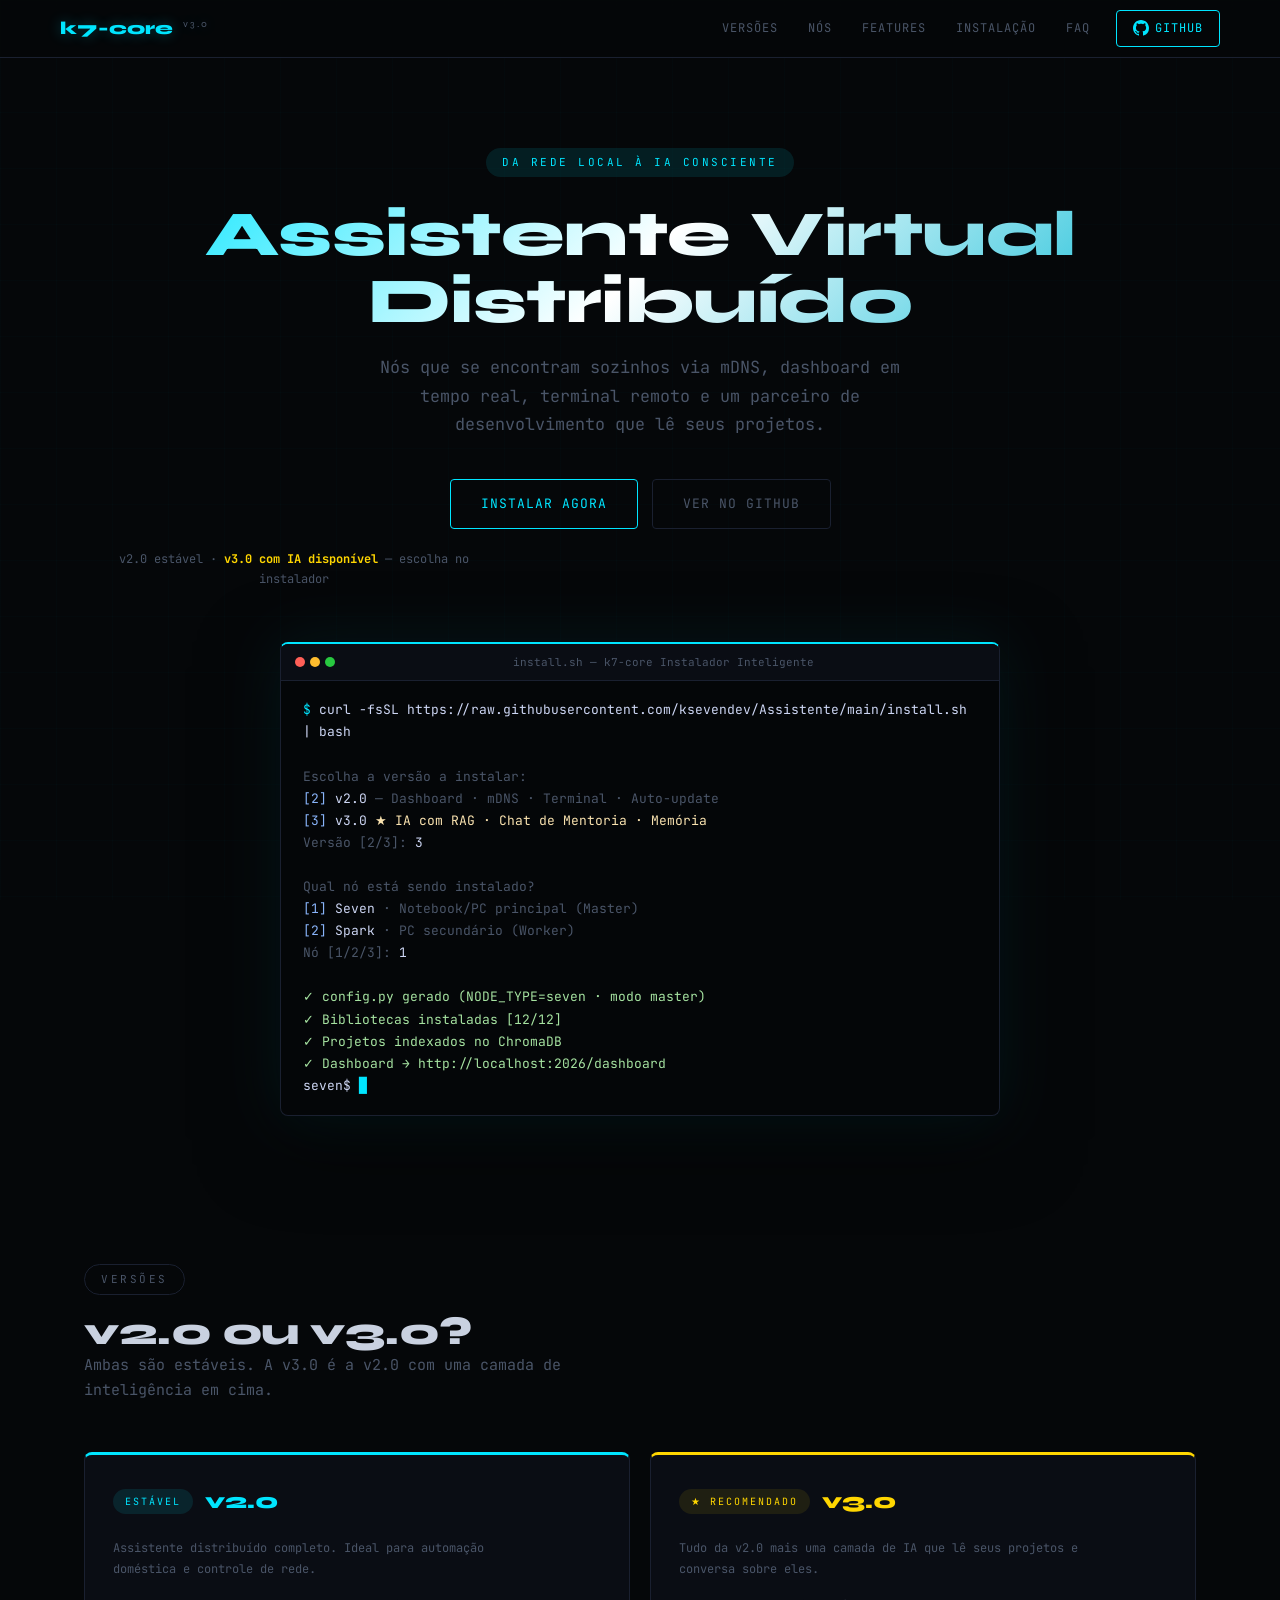
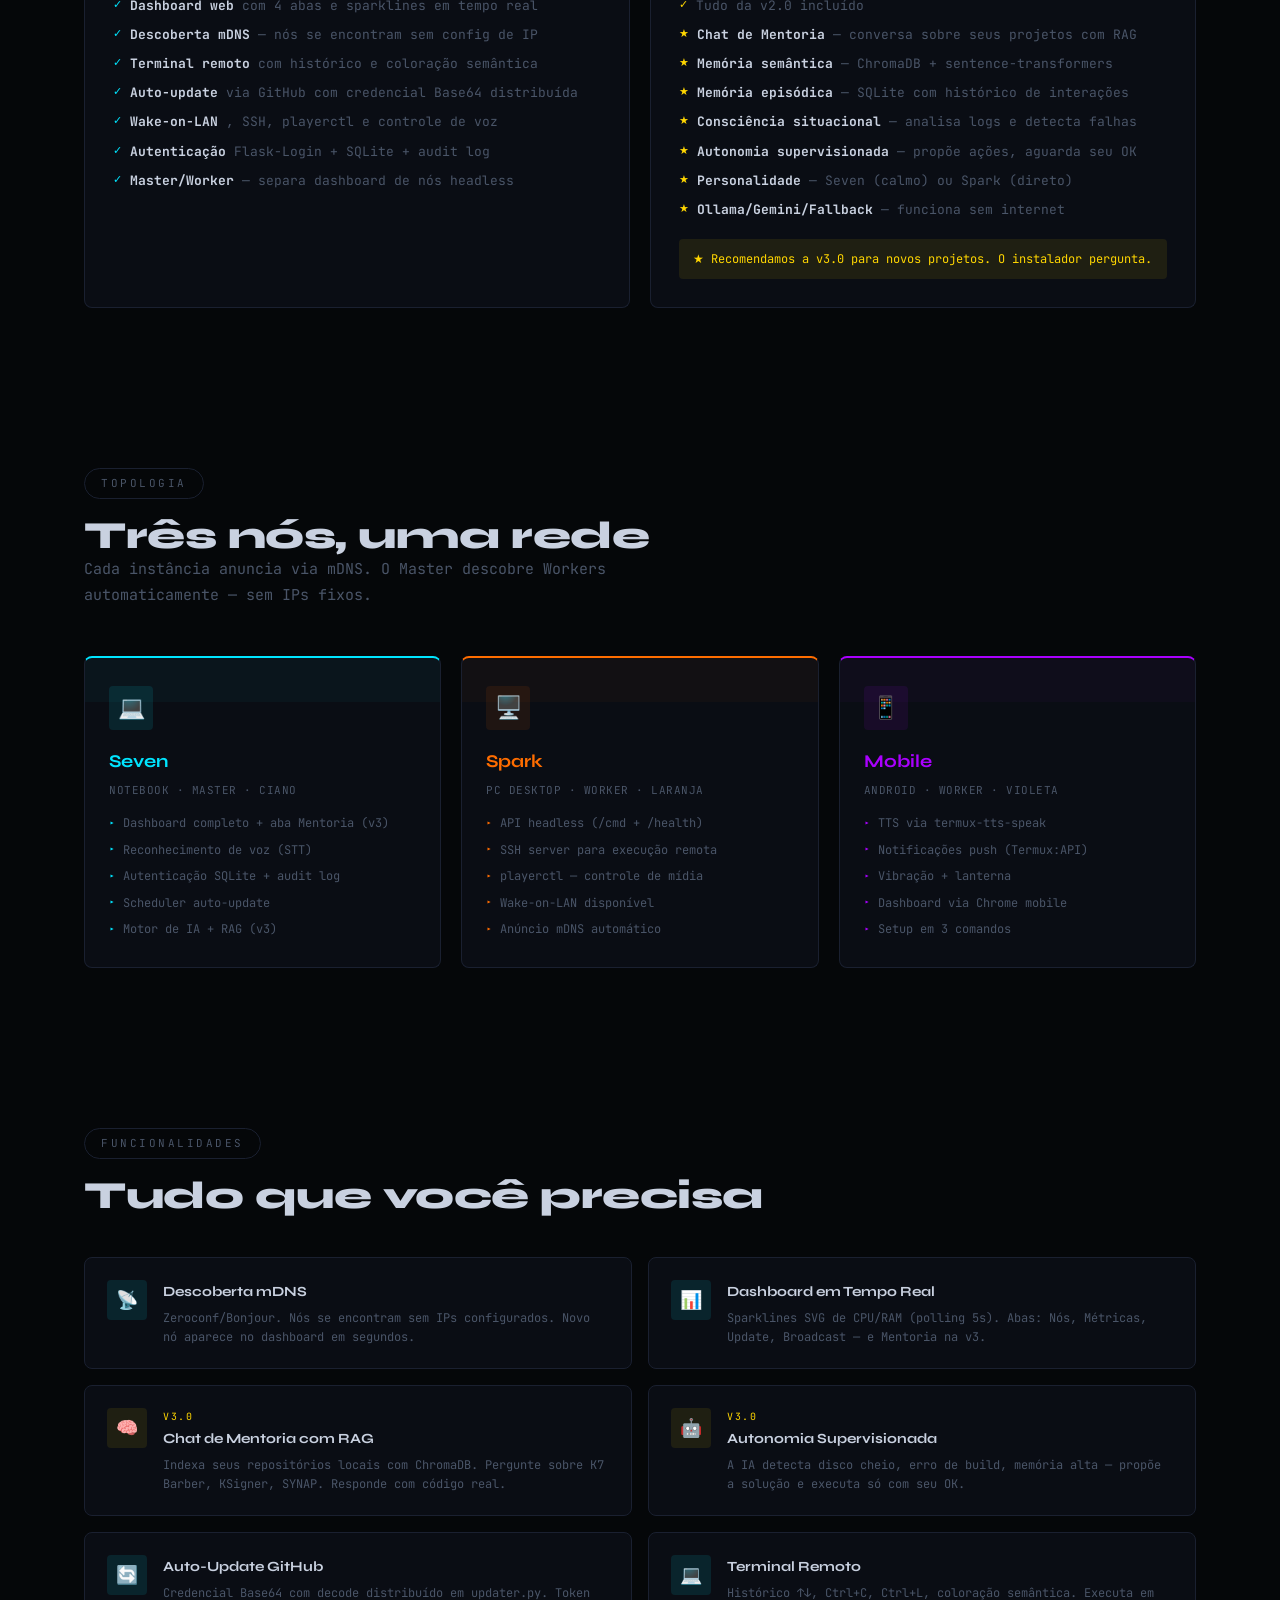
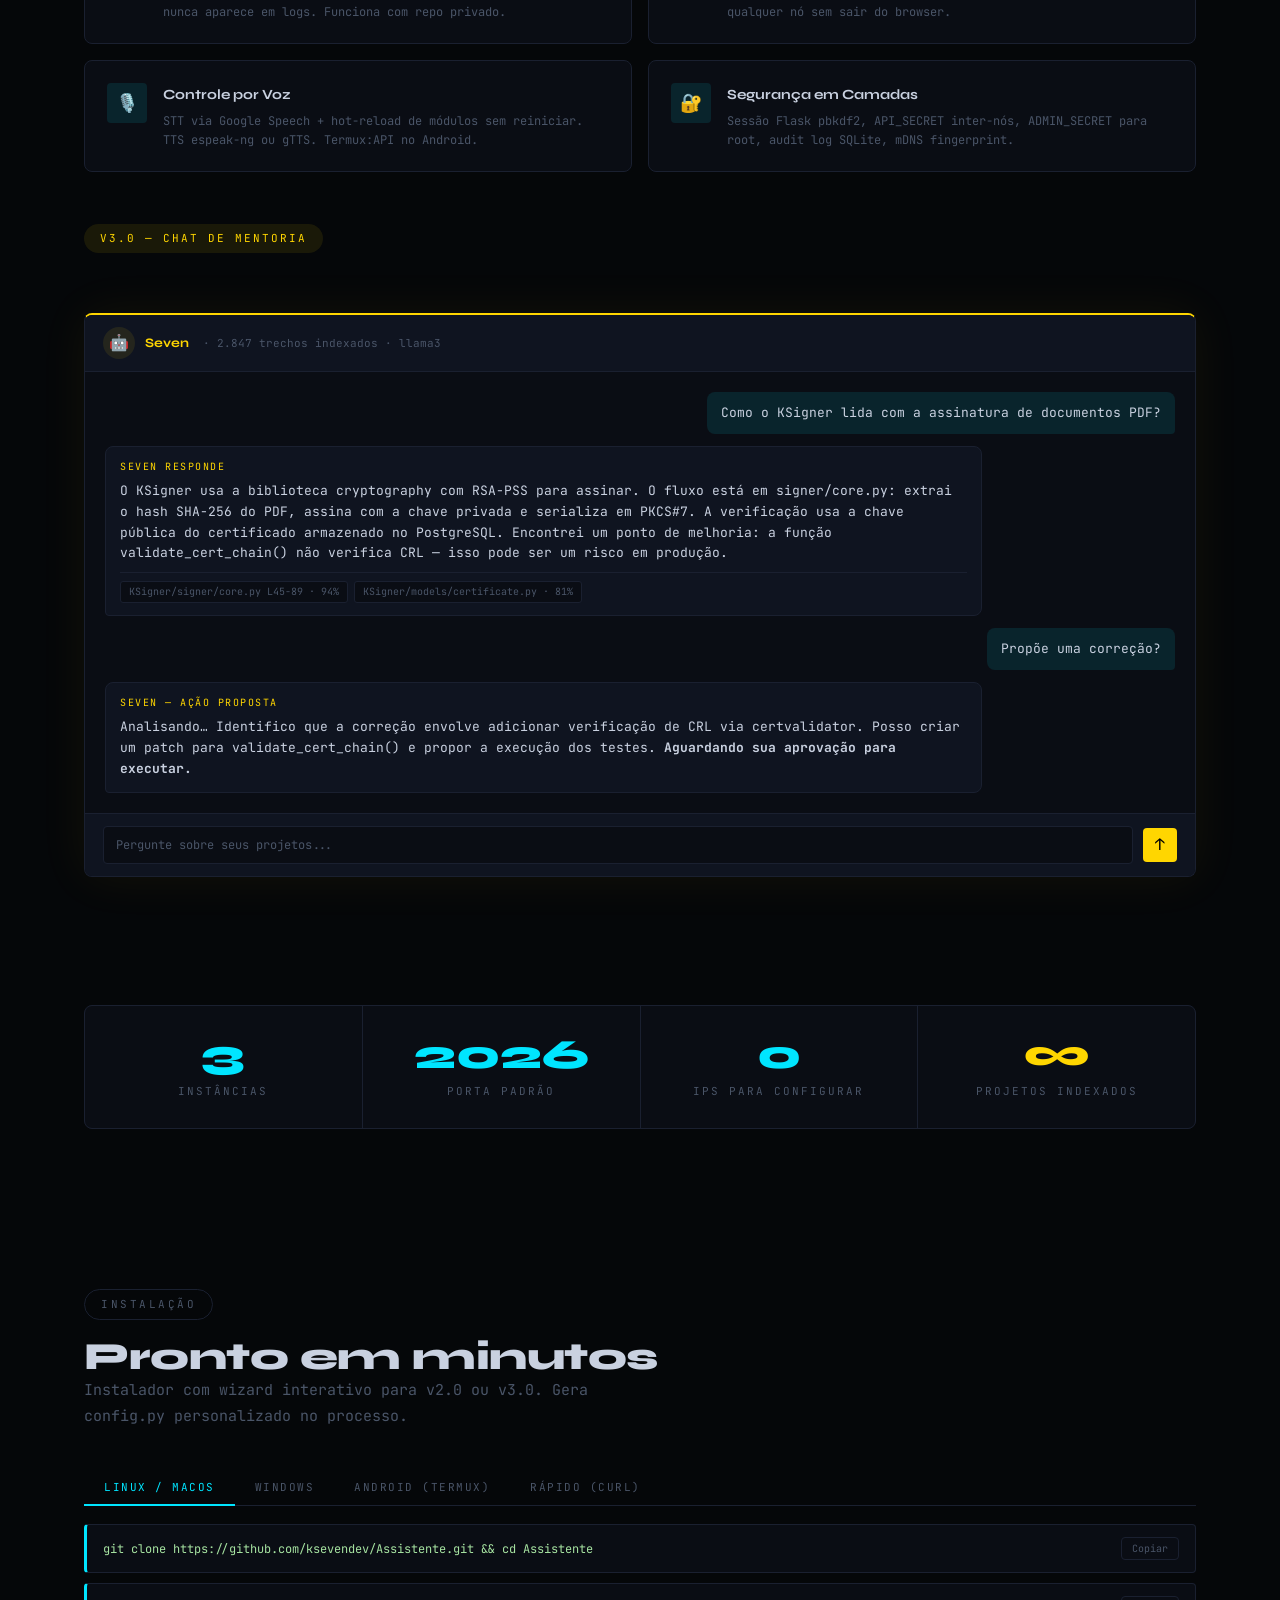
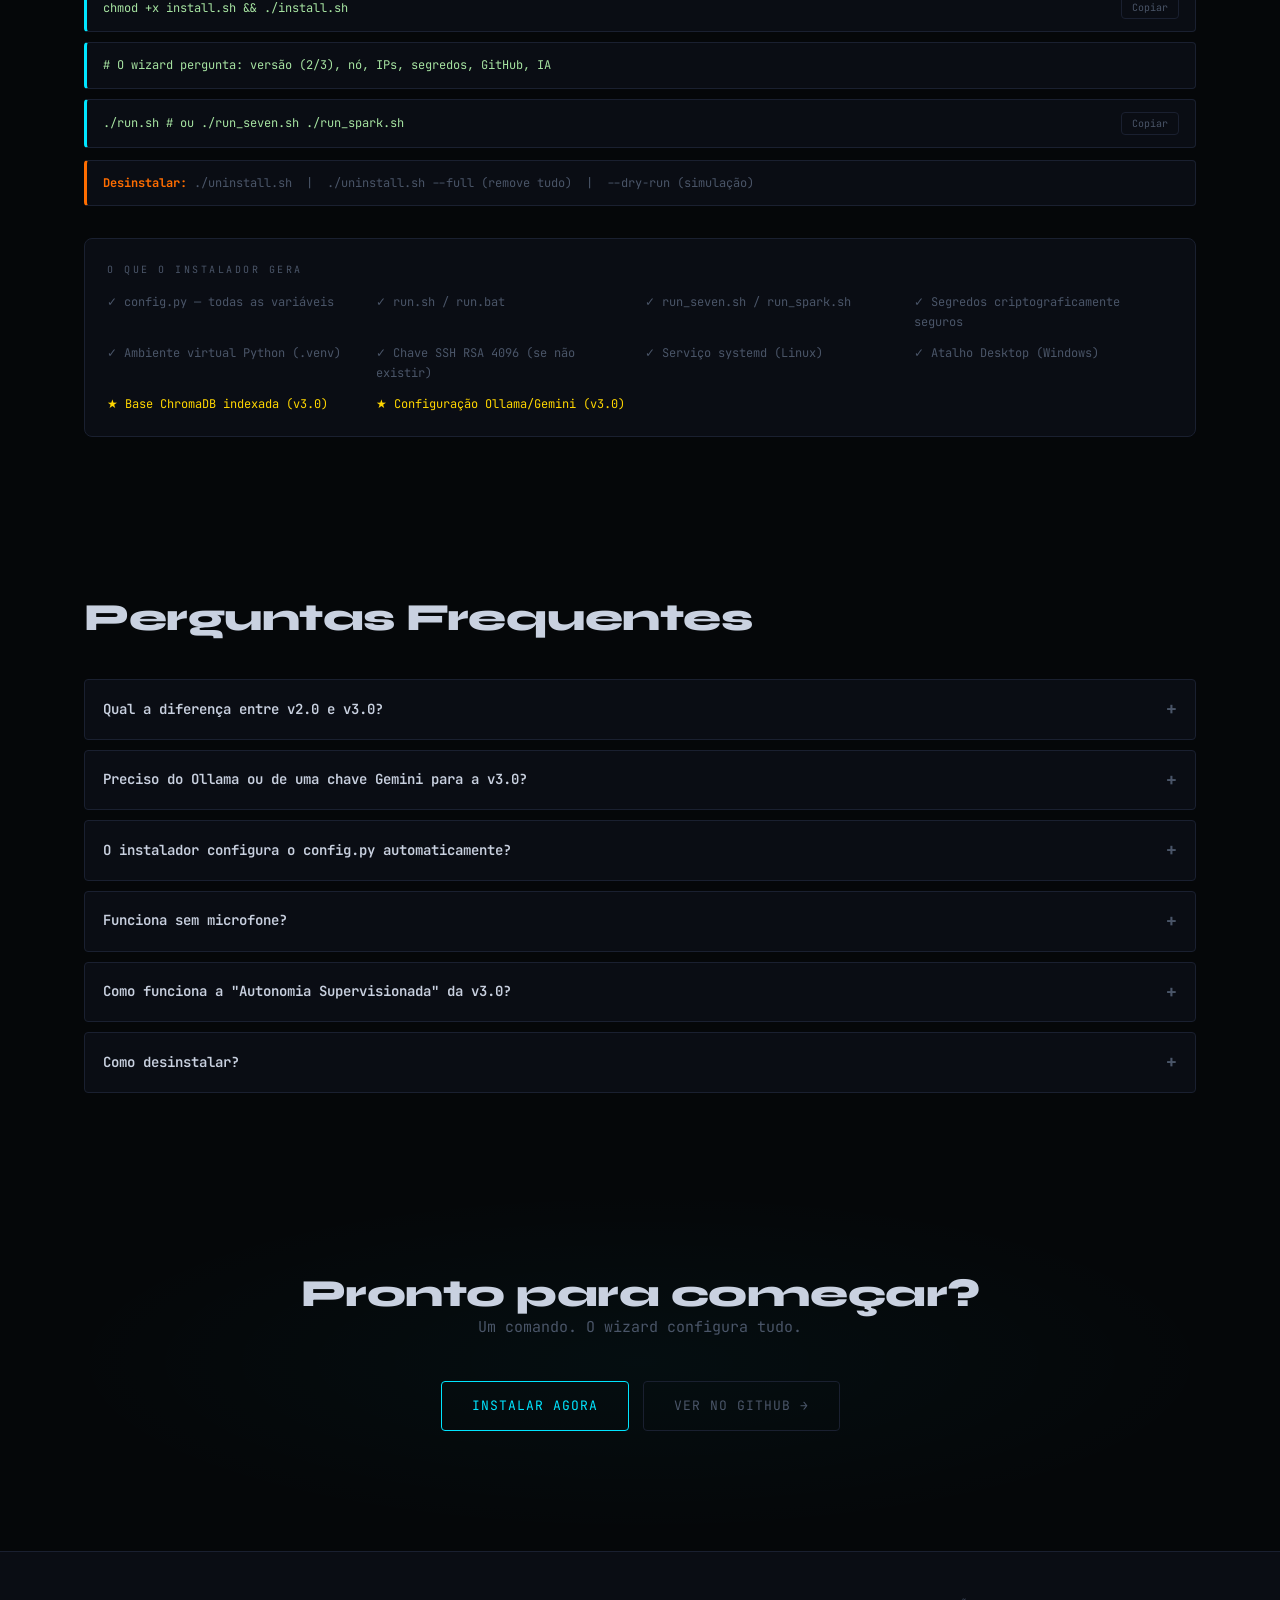
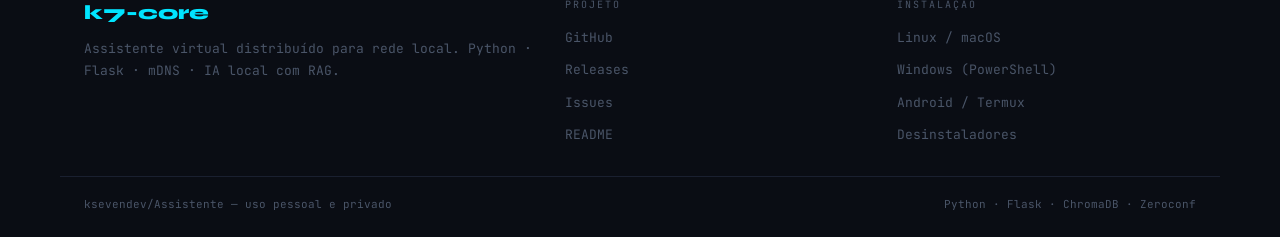
<file: index.html>
<!DOCTYPE html>
<html lang="pt-BR">
<head>
<meta charset="UTF-8">
<meta name="viewport" content="width=device-width, initial-scale=1.0">
<meta name="description" content="k7-core — Assistente Virtual Distribuído com IA. mDNS, Dashboard, Chat de Mentoria com RAG, Auto-update GitHub.">
<meta property="og:title"       content="k7-core — Assistente Virtual Distribuído">
<meta property="og:description" content="Da rede local à IA consciente. mDNS · Dashboard v3 · Chat RAG · Autonomia supervisionada.">
<meta property="og:url"         content="https://ksevendev.github.io/Assistente/">
<meta property="og:type"        content="website">
<meta name="theme-color"        content="#080a0f">
<title>k7-core — Assistente Virtual Distribuído</title>
<link rel="preconnect" href="https://fonts.googleapis.com">
<link href="https://fonts.googleapis.com/css2?family=Syne:wght@400;600;700;800&family=JetBrains+Mono:wght@400;500;600&display=swap" rel="stylesheet">
<style>
*,*::before,*::after{box-sizing:border-box;margin:0;padding:0}
:root{
  --bg:#050709;--bg2:#0a0d14;--bg3:#0f1420;--bg4:#141824;
  --cyan:#00E5FF;--cyan-d:#00B8D4;--cyan-g:#00E5FF1a;--cyan-b:#00E5FF08;
  --orange:#FF6D00;--orange-g:#FF6D0016;
  --violet:#AA00FF;--violet-g:#AA00FF16;
  --gold:#FFD600;--gold-g:#FFD60016;
  --text:#c9d1e0;--muted:#4a5568;--border:#1a2030;
  --success:#2ed573;--danger:#ff4757;--warn:#ffa502;
  --fh:'Syne',sans-serif;--fm:'JetBrains Mono',monospace;
  --r:4px;--rl:8px;
}
html{scroll-behavior:smooth}
body{background:var(--bg);color:var(--text);font-family:var(--fm);font-size:15px;line-height:1.7;overflow-x:hidden}
body::before{content:'';position:fixed;inset:0;background-image:linear-gradient(rgba(0,229,255,.014) 1px,transparent 1px),linear-gradient(90deg,rgba(0,229,255,.014) 1px,transparent 1px);background-size:56px 56px;pointer-events:none;z-index:0}
h1,h2,h3{font-family:var(--fh);font-weight:800;letter-spacing:-.5px}
h1{font-size:clamp(2.2rem,5.5vw,4rem);line-height:1.05}
h2{font-size:clamp(1.5rem,3.5vw,2.4rem);line-height:1.1}
h3{font-size:1.15rem}
p{color:var(--muted);max-width:60ch}
a{color:var(--cyan);text-decoration:none}
a:hover{text-decoration:underline}
pre,code{font-family:var(--fm)}
pre{background:var(--bg2);border:1px solid var(--border);border-left:3px solid var(--cyan);border-radius:var(--r);padding:16px 20px;font-size:13px;color:#a6e3a1;overflow-x:auto}
.container{max-width:1160px;margin:0 auto;padding:0 24px;position:relative;z-index:1}
section{padding:80px 0}

/* ── NAV ── */
nav{position:fixed;top:0;left:0;right:0;z-index:100;background:rgba(5,7,9,.88);border-bottom:1px solid var(--border);backdrop-filter:blur(12px);padding:0 24px;height:58px;display:flex;align-items:center}
.nav-inner{max-width:1160px;margin:0 auto;width:100%;display:flex;align-items:center;gap:0}
.nav-logo{font-family:var(--fh);font-weight:800;font-size:18px;color:var(--cyan);text-shadow:0 0 14px #00E5FF50;margin-right:auto}
.nav-logo span{font-size:10px;letter-spacing:2px;color:var(--muted);font-weight:400;vertical-align:super;margin-left:4px}
.nav-links{display:flex;gap:2px;align-items:center}
.nav-links a{padding:6px 14px;border-radius:var(--r);font-size:12px;letter-spacing:1px;text-transform:uppercase;color:var(--muted);transition:color .2s,background .2s}
.nav-links a:hover{color:var(--text);background:var(--bg2);text-decoration:none}
.nav-gh{margin-left:12px;display:flex;align-items:center;gap:6px;padding:7px 16px;border:1px solid var(--cyan);border-radius:var(--r);font-size:12px;letter-spacing:1px;text-transform:uppercase;color:var(--cyan);transition:all .2s}
.nav-gh:hover{background:var(--cyan-g);text-decoration:none}

/* ── VERSION BADGE ── */
.ver-toggle{display:flex;gap:8px;justify-content:center;margin-bottom:32px}
.ver-btn{padding:8px 22px;border-radius:20px;border:1px solid var(--border);background:transparent;font-family:var(--fm);font-size:12px;letter-spacing:1px;color:var(--muted);cursor:pointer;transition:all .2s}
.ver-btn.active-v2{border-color:var(--cyan);color:var(--cyan);background:var(--cyan-g)}
.ver-btn.active-v3{border-color:var(--gold);color:var(--gold);background:var(--gold-g)}
.ver-btn:hover{border-color:var(--text);color:var(--text)}

/* ── HERO ── */
#hero{padding:148px 0 88px;text-align:center}
.hero-label{display:inline-block;padding:5px 16px;margin-bottom:24px;border:1px solid var(--cyan)44;border-radius:20px;background:var(--cyan-g);font-size:11px;letter-spacing:2.5px;text-transform:uppercase;color:var(--cyan)}
.hero-title{background:linear-gradient(135deg,var(--cyan) 0%,#fff 50%,var(--cyan-d) 100%);-webkit-background-clip:text;-webkit-text-fill-color:transparent;background-clip:text;margin-bottom:18px}
.hero-sub{font-size:1.05rem;color:var(--muted);max-width:56ch;margin:0 auto 40px}
.hero-ctas{display:flex;gap:14px;justify-content:center;flex-wrap:wrap;margin-bottom:20px}
.btn-p{padding:13px 30px;border-radius:var(--r);background:transparent;border:1px solid var(--cyan);color:var(--cyan);font-family:var(--fm);font-size:13px;letter-spacing:1px;text-transform:uppercase;cursor:pointer;transition:all .25s}
.btn-p:hover{background:var(--cyan-g);box-shadow:0 0 22px #00E5FF30;text-decoration:none}
.btn-s{padding:13px 30px;border-radius:var(--r);background:transparent;border:1px solid var(--border);color:var(--muted);font-family:var(--fm);font-size:13px;letter-spacing:1px;text-transform:uppercase;cursor:pointer;transition:all .25s}
.btn-s:hover{border-color:var(--text);color:var(--text);text-decoration:none}
.hero-version-note{font-size:12px;color:var(--muted)}
.hero-version-note strong{color:var(--gold)}

/* Terminal hero */
.hero-term{margin:52px auto 0;max-width:720px;background:#040608;border:1px solid var(--border);border-top:2px solid var(--cyan);border-radius:var(--rl);overflow:hidden;box-shadow:0 0 60px #00E5FF14,0 24px 80px rgba(0,0,0,.6);text-align:left}
.term-bar{background:var(--bg2);border-bottom:1px solid var(--border);padding:9px 14px;display:flex;align-items:center;gap:7px}
.term-dots{display:flex;gap:5px}
.term-dots span{width:10px;height:10px;border-radius:50%}
.term-dots span:nth-child(1){background:#ff5f57}
.term-dots span:nth-child(2){background:#febc2e}
.term-dots span:nth-child(3){background:#28c840}
.term-ttl{flex:1;text-align:center;font-size:11px;color:var(--muted)}
.term-body{padding:18px 22px;font-size:13px;line-height:1.7}
.t-p{color:var(--cyan)}.t-c{color:#cdd6f4}.t-o{color:#a6e3a1}.t-b{color:#89b4fa}
.t-d{color:var(--muted)}.t-w{color:#f9e2af}.t-i{font-style:italic;color:var(--muted)}
.caret{animation:blink 1s step-end infinite;color:var(--cyan)}

/* ── VERSION COMPARE ── */
.compare-grid{display:grid;grid-template-columns:1fr 1fr;gap:20px;margin-top:48px}
.compare-card{background:var(--bg2);border:1px solid var(--border);border-radius:var(--rl);padding:28px;transition:transform .2s,box-shadow .25s}
.compare-card:hover{transform:translateY(-2px)}
.compare-card.v2{border-top:3px solid var(--cyan)}
.compare-card.v3{border-top:3px solid var(--gold)}
.compare-card.v3:hover{box-shadow:0 0 28px #FFD60018}
.compare-head{display:flex;align-items:center;gap:12px;margin-bottom:18px}
.compare-badge{font-size:10px;letter-spacing:2px;text-transform:uppercase;padding:4px 12px;border-radius:20px}
.compare-badge.v2{background:var(--cyan-g);color:var(--cyan);border:1px solid var(--cyan)44}
.compare-badge.v3{background:var(--gold-g);color:var(--gold);border:1px solid var(--gold)44}
.compare-title{font-family:var(--fh);font-weight:800;font-size:22px}
.compare-title.v2{color:var(--cyan)}
.compare-title.v3{color:var(--gold)}
.compare-sub{font-size:12px;color:var(--muted);margin-bottom:16px}
.compare-list{list-style:none;display:flex;flex-direction:column;gap:7px}
.compare-list li{font-size:13px;color:var(--muted);display:flex;align-items:flex-start;gap:8px}
.compare-list li::before{content:'✓';flex-shrink:0;font-size:11px}
.compare-card.v2 .compare-list li::before{color:var(--cyan)}
.compare-card.v3 .compare-list li::before{color:var(--gold)}
.compare-list li strong{color:var(--text)}
.compare-list li.new::before{content:'★';color:var(--gold)}
.compare-rec{margin-top:18px;padding:10px 14px;border-radius:var(--r);font-size:12px;background:var(--gold-g);color:var(--gold);border:1px solid var(--gold)33}

/* ── NODES ── */
.nodes-grid{display:grid;grid-template-columns:repeat(3,1fr);gap:20px;margin-top:48px}
.node-card{border-radius:var(--rl);padding:28px 24px;border:1px solid var(--border);border-top:2px solid;background:var(--bg2);transition:transform .2s,box-shadow .25s;position:relative;overflow:hidden}
.node-card::before{content:'';position:absolute;top:0;left:0;right:0;height:44px;pointer-events:none;opacity:.35}
.node-card.c{border-top-color:var(--cyan)}  .node-card.c::before{background:var(--cyan-g)}  .node-card.c:hover{transform:translateY(-3px);box-shadow:0 0 30px #00E5FF18}
.node-card.o{border-top-color:var(--orange)}.node-card.o::before{background:var(--orange-g)}.node-card.o:hover{transform:translateY(-3px);box-shadow:0 0 30px #FF6D0018}
.node-card.v{border-top-color:var(--violet)}.node-card.v::before{background:var(--violet-g)}.node-card.v:hover{transform:translateY(-3px);box-shadow:0 0 30px #AA00FF18}
.node-icon{width:44px;height:44px;border-radius:var(--r);display:flex;align-items:center;justify-content:center;font-size:22px;margin-bottom:16px}
.node-icon.c{background:var(--cyan-g)} .node-icon.o{background:var(--orange-g)} .node-icon.v{background:var(--violet-g)}
.node-name{font-family:var(--fh);font-weight:700;font-size:18px;margin-bottom:4px}
.node-name.c{color:var(--cyan)} .node-name.o{color:var(--orange)} .node-name.v{color:var(--violet)}
.node-spec{font-size:11px;color:var(--muted);margin-bottom:14px;letter-spacing:.5px}
.node-feats{list-style:none;display:flex;flex-direction:column;gap:6px}
.node-feats li{font-size:12px;color:var(--muted);display:flex;align-items:center;gap:8px}
.node-feats li::before{content:'▸';font-size:10px}
.node-feats li.c::before{color:var(--cyan)} .node-feats li.o::before{color:var(--orange)} .node-feats li.v::before{color:var(--violet)}

/* ── FEATURES ── */
.feat-grid{display:grid;grid-template-columns:repeat(2,1fr);gap:16px;margin-top:40px}
.feat-card{background:var(--bg2);border:1px solid var(--border);border-radius:var(--rl);padding:22px;display:flex;gap:16px;transition:border-color .2s}
.feat-card:hover{border-color:var(--cyan)55}
.feat-icon{width:40px;height:40px;flex-shrink:0;background:var(--cyan-g);border:1px solid var(--cyan)33;border-radius:var(--r);display:flex;align-items:center;justify-content:center;font-size:18px}
.feat-card.gold .feat-icon{background:var(--gold-g);border-color:var(--gold)33}
.feat-title{font-family:var(--fh);font-weight:700;font-size:14px;color:var(--text);margin-bottom:5px}
.feat-desc{font-size:12px;color:var(--muted);line-height:1.55}
.feat-new{font-size:10px;letter-spacing:1.5px;text-transform:uppercase;color:var(--gold);margin-bottom:2px}

/* ── STATS ── */
.stats-grid{display:grid;grid-template-columns:repeat(4,1fr);gap:1px;background:var(--border);border:1px solid var(--border);border-radius:var(--rl);overflow:hidden;margin-top:48px}
.stat-box{background:var(--bg2);padding:28px 20px;text-align:center}
.stat-num{font-family:var(--fh);font-weight:800;font-size:2.6rem;line-height:1;color:var(--cyan);margin-bottom:6px}
.stat-lbl{font-size:11px;letter-spacing:2px;text-transform:uppercase;color:var(--muted)}

/* ── INSTALL ── */
.install-grid{display:grid;grid-template-columns:1fr 1fr;gap:20px;margin-top:40px}
.install-card{background:var(--bg2);border:1px solid var(--border);border-radius:var(--rl);padding:22px;display:flex;flex-direction:column;gap:14px}
.install-card-head{display:flex;align-items:center;gap:12px}
.install-card-icon{width:38px;height:38px;border-radius:var(--r);background:var(--cyan-g);border:1px solid var(--cyan)33;display:flex;align-items:center;justify-content:center;font-size:18px}
.install-card-title{font-family:var(--fh);font-weight:700;font-size:15px;color:var(--text)}
.install-card-sub{font-size:11px;color:var(--muted);margin-top:2px}

/* Plataformas tabs */
.ptabs{display:flex;gap:0;border-bottom:1px solid var(--border);margin-bottom:18px;margin-top:40px}
.ptab{padding:10px 20px;border:none;background:none;font-family:var(--fm);font-size:11px;letter-spacing:1.5px;text-transform:uppercase;color:var(--muted);cursor:pointer;border-bottom:2px solid transparent;transition:all .2s;position:relative;top:1px}
.ptab.act{color:var(--cyan);border-bottom-color:var(--cyan)}
.ptab:hover{color:var(--text)}
.pcontent{display:none}
.pcontent.act{display:block}

.cmd-row{background:var(--bg2);border:1px solid var(--border);border-left:3px solid var(--cyan);border-radius:var(--r);padding:12px 16px;display:flex;justify-content:space-between;align-items:center;gap:12px;margin-bottom:10px}
.cmd-row code{font-size:12px;color:#a6e3a1;flex:1;word-break:break-all}
.copy-btn{background:none;border:1px solid var(--border);color:var(--muted);font-family:var(--fm);font-size:10px;padding:4px 10px;border-radius:var(--r);cursor:pointer;flex-shrink:0;transition:all .2s}
.copy-btn:hover{border-color:var(--cyan);color:var(--cyan)}
.install-note{background:var(--bg2);border:1px solid var(--border);border-left:3px solid var(--orange);border-radius:var(--r);padding:12px 16px;font-size:12px;color:var(--muted);margin-top:12px}
.install-note strong{color:var(--orange)}

/* Version switch inside install */
.install-ver-toggle{display:flex;gap:8px;margin-bottom:16px}
.ivt-btn{padding:5px 16px;border-radius:20px;border:1px solid var(--border);background:transparent;font-family:var(--fm);font-size:11px;color:var(--muted);cursor:pointer;transition:all .2s}
.ivt-btn.act2{border-color:var(--cyan);color:var(--cyan);background:var(--cyan-g)}
.ivt-btn.act3{border-color:var(--gold);color:var(--gold);background:var(--gold-g)}

/* ── CHAT PREVIEW ── */
.chat-preview{background:var(--bg2);border:1px solid var(--border);border-top:2px solid var(--gold);border-radius:var(--rl);overflow:hidden;margin-top:40px;box-shadow:0 0 50px #FFD60010}
.chat-prev-head{background:var(--bg3);border-bottom:1px solid var(--border);padding:12px 18px;display:flex;align-items:center;gap:10px;font-size:13px}
.chat-prev-avatar{width:32px;height:32px;border-radius:50%;background:var(--gold-g);border:1px solid var(--gold)44;display:flex;align-items:center;justify-content:center;font-size:16px}
.chat-prev-name{font-family:var(--fh);font-weight:700;color:var(--gold)}
.chat-prev-msgs{padding:20px;display:flex;flex-direction:column;gap:12px}
.cp-user{align-self:flex-end;max-width:70%;background:var(--cyan-g);border:1px solid var(--cyan)22;border-radius:var(--rl) var(--rl) var(--r) var(--rl);padding:10px 14px;font-size:13px;color:var(--text)}
.cp-bot{align-self:flex-start;max-width:82%;background:var(--bg3);border:1px solid var(--border);border-radius:var(--rl) var(--rl) var(--rl) var(--r);padding:12px 14px;font-size:13px;color:var(--text);line-height:1.6}
.cp-bot-hd{font-size:10px;letter-spacing:1.5px;text-transform:uppercase;color:var(--gold);margin-bottom:6px}
.cp-sources{display:flex;gap:6px;flex-wrap:wrap;margin-top:8px;padding-top:8px;border-top:1px solid var(--border)}
.cp-chip{font-size:10px;color:var(--muted);background:var(--bg2);border:1px solid var(--border);border-radius:3px;padding:2px 8px}
.chat-prev-input{padding:12px 18px;border-top:1px solid var(--border);background:var(--bg3);display:flex;gap:10px;align-items:center}
.cpi-field{flex:1;background:var(--bg2);border:1px solid var(--border);border-radius:var(--r);color:var(--muted);font-family:var(--fm);font-size:12px;padding:8px 12px}
.cpi-send{background:var(--gold);border:none;border-radius:var(--r);width:34px;height:34px;display:flex;align-items:center;justify-content:center;cursor:pointer;color:#000;font-size:16px}

/* ── FAQ ── */
.faq-list{margin-top:40px;display:flex;flex-direction:column;gap:10px}
.faq-item{background:var(--bg2);border:1px solid var(--border);border-radius:var(--r);overflow:hidden}
.faq-q{padding:14px 18px;cursor:pointer;display:flex;justify-content:space-between;align-items:center;font-weight:600;color:var(--text);font-size:14px;user-select:none;transition:color .2s}
.faq-q:hover{color:var(--cyan)}
.faq-q::after{content:'+';font-size:18px;color:var(--muted)}
.faq-item.open .faq-q::after{content:'−'}
.faq-a{display:none;padding:0 18px 14px;font-size:13px;color:var(--muted);line-height:1.7}
.faq-item.open .faq-a{display:block}

/* ── CTA ── */
#cta{text-align:center;padding:100px 0;background:radial-gradient(ellipse at center,#00E5FF08 0%,transparent 65%)}

/* ── FOOTER ── */
footer{background:var(--bg2);border-top:1px solid var(--border);padding:44px 0 24px;position:relative;z-index:1}
.footer-inner{max-width:1160px;margin:0 auto;padding:0 24px;display:grid;grid-template-columns:1.5fr 1fr 1fr;gap:32px}
.footer-logo{font-family:var(--fh);font-weight:800;font-size:20px;color:var(--cyan);margin-bottom:8px}
.footer-desc{font-size:13px;color:var(--muted);line-height:1.7}
.footer-col-title{font-size:10px;letter-spacing:2px;text-transform:uppercase;color:var(--muted);margin-bottom:12px}
.footer-links{list-style:none;display:flex;flex-direction:column;gap:7px}
.footer-links li a{font-size:13px;color:var(--muted);transition:color .2s}
.footer-links li a:hover{color:var(--cyan);text-decoration:none}
.footer-bottom{max-width:1160px;margin:28px auto 0;padding:18px 24px 0;border-top:1px solid var(--border);display:flex;justify-content:space-between;font-size:11px;color:var(--muted);flex-wrap:wrap;gap:6px}

/* ── Responsive ── */
@media(max-width:900px){
  .compare-grid,.nodes-grid,.install-grid,.feat-grid,.stats-grid{grid-template-columns:1fr}
  .footer-inner{grid-template-columns:1fr}
}
@media(max-width:640px){
  nav{padding:0 16px}.nav-links{display:none}
  section{padding:56px 0}
  #hero{padding:120px 0 64px}
  .hero-ctas{flex-direction:column;align-items:center}
  .footer-bottom{flex-direction:column;text-align:center}
}

/* ── Animations ── */
@keyframes blink{0%,100%{opacity:1}50%{opacity:0}}
@keyframes toastIn{from{opacity:0;transform:translateX(20px)}to{opacity:1;transform:translateX(0)}}
[data-aos]{opacity:0;transform:translateY(22px);transition:opacity .5s ease,transform .5s ease}
[data-aos].vis{opacity:1;transform:translateY(0)}
</style>
</head>
<body>

<!-- NAV -->
<nav>
  <div class="nav-inner">
    <div class="nav-logo">k7-core <span>v3.0</span></div>
    <div class="nav-links">
      <a href="#versoes">Versões</a>
      <a href="#nos">Nós</a>
      <a href="#features">Features</a>
      <a href="#install">Instalação</a>
      <a href="#faq">FAQ</a>
    </div>
    <a href="https://github.com/ksevendev/Assistente" class="nav-gh" target="_blank">
      <svg width="16" height="16" fill="currentColor" viewBox="0 0 16 16"><path d="M8 0C3.58 0 0 3.58 0 8c0 3.54 2.29 6.53 5.47 7.59.4.07.55-.17.55-.38 0-.19-.01-.82-.01-1.49-2.01.37-2.53-.49-2.69-.94-.09-.23-.48-.94-.82-1.13-.28-.15-.68-.52-.01-.53.63-.01 1.08.58 1.23.82.72 1.21 1.87.87 2.33.66.07-.52.28-.87.51-1.07-1.78-.2-3.64-.89-3.64-3.95 0-.87.31-1.59.82-2.15-.08-.2-.36-1.02.08-2.12 0 0 .67-.21 2.2.82.64-.18 1.32-.27 2-.27.68 0 1.36.09 2 .27 1.53-1.04 2.2-.82 2.2-.82.44 1.1.16 1.92.08 2.12.51.56.82 1.27.82 2.15 0 3.07-1.87 3.75-3.65 3.95.29.25.54.73.54 1.48 0 1.07-.01 1.93-.01 2.2 0 .21.15.46.55.38A8.013 8.013 0 0016 8c0-4.42-3.58-8-8-8z"/></svg>
      GitHub
    </a>
  </div>
</nav>

<!-- HERO -->
<section id="hero">
  <div class="container" style="text-align:center">
    <div class="hero-label">Da Rede Local à IA Consciente</div>
    <h1 class="hero-title">Assistente Virtual<br>Distribuído</h1>
    <p class="hero-sub">
      Nós que se encontram sozinhos via mDNS, dashboard em tempo real,
      terminal remoto e um parceiro de desenvolvimento que lê seus projetos.
    </p>
    <div class="hero-ctas">
      <a href="#install" class="btn-p">Instalar agora</a>
      <a href="https://github.com/ksevendev/Assistente" class="btn-s" target="_blank">Ver no GitHub</a>
    </div>
    <p class="hero-version-note">
      v2.0 estável · <strong>v3.0 com IA disponível</strong> — escolha no instalador
    </p>

    <div class="hero-term" data-aos>
      <div class="term-bar">
        <div class="term-dots"><span></span><span></span><span></span></div>
        <div class="term-ttl">install.sh — k7-core Instalador Inteligente</div>
      </div>
      <div class="term-body">
        <div><span class="t-p">$</span> <span class="t-c">curl -fsSL https://raw.githubusercontent.com/ksevendev/Assistente/main/install.sh | bash</span></div>
        <br>
        <div class="t-d">  Escolha a versão a instalar:</div>
        <div><span class="t-b">  [2]</span> <span class="t-c">v2.0</span> <span class="t-d">— Dashboard · mDNS · Terminal · Auto-update</span></div>
        <div><span class="t-b">  [3]</span> <span class="t-c">v3.0</span> <span class="t-w">★ IA com RAG · Chat de Mentoria · Memória</span></div>
        <div class="t-d">  Versão [2/3]: <span class="t-c">3</span></div>
        <br>
        <div class="t-d">  Qual nó está sendo instalado?</div>
        <div><span class="t-b">  [1]</span> <span class="t-c">Seven</span> <span class="t-d">· Notebook/PC principal (Master)</span></div>
        <div><span class="t-b">  [2]</span> <span class="t-c">Spark</span> <span class="t-d">· PC secundário (Worker)</span></div>
        <div class="t-d">  Nó [1/2/3]: <span class="t-c">1</span></div>
        <br>
        <div class="t-o">  ✓ config.py gerado (NODE_TYPE=seven · modo master)</div>
        <div class="t-o">  ✓ Bibliotecas instaladas [12/12]</div>
        <div class="t-o">  ✓ Projetos indexados no ChromaDB</div>
        <div class="t-o">  ✓ Dashboard → http://localhost:2026/dashboard</div>
        <div><span class="t-c">seven$</span> <span class="caret">█</span></div>
      </div>
    </div>
  </div>
</section>

<!-- VERSÕES -->
<section id="versoes" style="padding:60px 0 80px">
  <div class="container">
    <div data-aos>
      <div style="display:inline-block;padding:5px 16px;border:1px solid var(--border);border-radius:20px;font-size:11px;letter-spacing:2.5px;text-transform:uppercase;color:var(--muted);margin-bottom:16px">Versões</div>
      <h2>v2.0 ou v3.0?</h2>
      <p>Ambas são estáveis. A v3.0 é a v2.0 com uma camada de inteligência em cima.</p>
    </div>
    <div class="compare-grid" data-aos>
      <div class="compare-card v2">
        <div class="compare-head">
          <span class="compare-badge v2">Estável</span>
          <div class="compare-title v2">v2.0</div>
        </div>
        <p class="compare-sub">Assistente distribuído completo. Ideal para automação doméstica e controle de rede.</p>
        <ul class="compare-list">
          <li><strong>Dashboard web</strong> com 4 abas e sparklines em tempo real</li>
          <li><strong>Descoberta mDNS</strong> — nós se encontram sem config de IP</li>
          <li><strong>Terminal remoto</strong> com histórico e coloração semântica</li>
          <li><strong>Auto-update</strong> via GitHub com credencial Base64 distribuída</li>
          <li><strong>Wake-on-LAN</strong>, SSH, playerctl e controle de voz</li>
          <li><strong>Autenticação</strong> Flask-Login + SQLite + audit log</li>
          <li><strong>Master/Worker</strong> — separa dashboard de nós headless</li>
        </ul>
      </div>
      <div class="compare-card v3">
        <div class="compare-head">
          <span class="compare-badge v3">★ Recomendado</span>
          <div class="compare-title v3">v3.0</div>
        </div>
        <p class="compare-sub">Tudo da v2.0 mais uma camada de IA que lê seus projetos e conversa sobre eles.</p>
        <ul class="compare-list">
          <li>Tudo da v2.0 incluído</li>
          <li class="new"><strong>Chat de Mentoria</strong> — conversa sobre seus projetos com RAG</li>
          <li class="new"><strong>Memória semântica</strong> — ChromaDB + sentence-transformers</li>
          <li class="new"><strong>Memória episódica</strong> — SQLite com histórico de interações</li>
          <li class="new"><strong>Consciência situacional</strong> — analisa logs e detecta falhas</li>
          <li class="new"><strong>Autonomia supervisionada</strong> — propõe ações, aguarda seu OK</li>
          <li class="new"><strong>Personalidade</strong> — Seven (calmo) ou Spark (direto)</li>
          <li class="new"><strong>Ollama/Gemini/Fallback</strong> — funciona sem internet</li>
        </ul>
        <div class="compare-rec">★ Recomendamos a v3.0 para novos projetos. O instalador pergunta.</div>
      </div>
    </div>
  </div>
</section>

<!-- NÓS -->
<section id="nos">
  <div class="container">
    <div data-aos>
      <div style="display:inline-block;padding:5px 16px;border:1px solid var(--border);border-radius:20px;font-size:11px;letter-spacing:2.5px;text-transform:uppercase;color:var(--muted);margin-bottom:16px">Topologia</div>
      <h2>Três nós, uma rede</h2>
      <p>Cada instância anuncia via mDNS. O Master descobre Workers automaticamente — sem IPs fixos.</p>
    </div>
    <div class="nodes-grid">
      <div class="node-card c" data-aos>
        <div class="node-icon c">💻</div>
        <div class="node-name c">Seven</div>
        <div class="node-spec">NOTEBOOK · MASTER · CIANO</div>
        <ul class="node-feats">
          <li class="c">Dashboard completo + aba Mentoria (v3)</li>
          <li class="c">Reconhecimento de voz (STT)</li>
          <li class="c">Autenticação SQLite + audit log</li>
          <li class="c">Scheduler auto-update</li>
          <li class="c">Motor de IA + RAG (v3)</li>
        </ul>
      </div>
      <div class="node-card o" data-aos>
        <div class="node-icon o">🖥️</div>
        <div class="node-name o">Spark</div>
        <div class="node-spec">PC DESKTOP · WORKER · LARANJA</div>
        <ul class="node-feats">
          <li class="o">API headless (/cmd + /health)</li>
          <li class="o">SSH server para execução remota</li>
          <li class="o">playerctl — controle de mídia</li>
          <li class="o">Wake-on-LAN disponível</li>
          <li class="o">Anúncio mDNS automático</li>
        </ul>
      </div>
      <div class="node-card v" data-aos>
        <div class="node-icon v">📱</div>
        <div class="node-name v">Mobile</div>
        <div class="node-spec">ANDROID · WORKER · VIOLETA</div>
        <ul class="node-feats">
          <li class="v">TTS via termux-tts-speak</li>
          <li class="v">Notificações push (Termux:API)</li>
          <li class="v">Vibração + lanterna</li>
          <li class="v">Dashboard via Chrome mobile</li>
          <li class="v">Setup em 3 comandos</li>
        </ul>
      </div>
    </div>
  </div>
</section>

<!-- FEATURES -->
<section id="features">
  <div class="container">
    <div data-aos>
      <div style="display:inline-block;padding:5px 16px;border:1px solid var(--border);border-radius:20px;font-size:11px;letter-spacing:2.5px;text-transform:uppercase;color:var(--muted);margin-bottom:16px">Funcionalidades</div>
      <h2>Tudo que você precisa</h2>
    </div>
    <div class="feat-grid">
      <div class="feat-card" data-aos><div class="feat-icon">📡</div><div><div class="feat-title">Descoberta mDNS</div><div class="feat-desc">Zeroconf/Bonjour. Nós se encontram sem IPs configurados. Novo nó aparece no dashboard em segundos.</div></div></div>
      <div class="feat-card" data-aos><div class="feat-icon">📊</div><div><div class="feat-title">Dashboard em Tempo Real</div><div class="feat-desc">Sparklines SVG de CPU/RAM (polling 5s). Abas: Nós, Métricas, Update, Broadcast — e Mentoria na v3.</div></div></div>
      <div class="feat-card gold" data-aos><div class="feat-icon">🧠</div><div><div class="feat-new">v3.0</div><div class="feat-title">Chat de Mentoria com RAG</div><div class="feat-desc">Indexa seus repositórios locais com ChromaDB. Pergunte sobre K7 Barber, KSigner, SYNAP. Responde com código real.</div></div></div>
      <div class="feat-card gold" data-aos><div class="feat-icon">🤖</div><div><div class="feat-new">v3.0</div><div class="feat-title">Autonomia Supervisionada</div><div class="feat-desc">A IA detecta disco cheio, erro de build, memória alta — propõe a solução e executa só com seu OK.</div></div></div>
      <div class="feat-card" data-aos><div class="feat-icon">🔄</div><div><div class="feat-title">Auto-Update GitHub</div><div class="feat-desc">Credencial Base64 com decode distribuído em updater.py. Token nunca aparece em logs. Funciona com repo privado.</div></div></div>
      <div class="feat-card" data-aos><div class="feat-icon">💻</div><div><div class="feat-title">Terminal Remoto</div><div class="feat-desc">Histórico ↑↓, Ctrl+C, Ctrl+L, coloração semântica. Executa em qualquer nó sem sair do browser.</div></div></div>
      <div class="feat-card" data-aos><div class="feat-icon">🎙️</div><div><div class="feat-title">Controle por Voz</div><div class="feat-desc">STT via Google Speech + hot-reload de módulos sem reiniciar. TTS espeak-ng ou gTTS. Termux:API no Android.</div></div></div>
      <div class="feat-card" data-aos><div class="feat-icon">🔐</div><div><div class="feat-title">Segurança em Camadas</div><div class="feat-desc">Sessão Flask pbkdf2, API_SECRET inter-nós, ADMIN_SECRET para root, audit log SQLite, mDNS fingerprint.</div></div></div>
    </div>

    <!-- Chat preview v3 -->
    <div style="margin-top:52px" data-aos>
      <div style="display:inline-block;padding:5px 16px;border:1px solid var(--gold)44;background:var(--gold-g);border-radius:20px;font-size:11px;letter-spacing:2px;text-transform:uppercase;color:var(--gold);margin-bottom:20px">v3.0 — Chat de Mentoria</div>
      <div class="chat-preview">
        <div class="chat-prev-head">
          <div class="chat-prev-avatar">🤖</div>
          <div class="chat-prev-name">Seven</div>
          <span style="font-size:11px;color:var(--muted);margin-left:4px">· 2.847 trechos indexados · llama3</span>
        </div>
        <div class="chat-prev-msgs">
          <div class="cp-user">Como o KSigner lida com a assinatura de documentos PDF?</div>
          <div class="cp-bot">
            <div class="cp-bot-hd">Seven responde</div>
            O KSigner usa a biblioteca <code>cryptography</code> com RSA-PSS para assinar. O fluxo está em <code>signer/core.py</code>: extrai o hash SHA-256 do PDF, assina com a chave privada e serializa em PKCS#7. A verificação usa a chave pública do certificado armazenado no PostgreSQL. Encontrei um ponto de melhoria: a função <code>validate_cert_chain()</code> não verifica CRL — isso pode ser um risco em produção.
            <div class="cp-sources">
              <span class="cp-chip">KSigner/signer/core.py L45-89 · 94%</span>
              <span class="cp-chip">KSigner/models/certificate.py · 81%</span>
            </div>
          </div>
          <div class="cp-user">Propõe uma correção?</div>
          <div class="cp-bot">
            <div class="cp-bot-hd">Seven — ação proposta</div>
            Analisando… Identifico que a correção envolve adicionar verificação de CRL via <code>certvalidator</code>. Posso criar um patch para <code>validate_cert_chain()</code> e propor a execução dos testes. <strong>Aguardando sua aprovação para executar.</strong>
          </div>
        </div>
        <div class="chat-prev-input">
          <div class="cpi-field">Pergunte sobre seus projetos...</div>
          <div class="cpi-send">↑</div>
        </div>
      </div>
    </div>
  </div>
</section>

<!-- STATS -->
<section style="padding:0 0 80px">
  <div class="container">
    <div class="stats-grid" data-aos>
      <div class="stat-box"><div class="stat-num">3</div><div class="stat-lbl">Instâncias</div></div>
      <div class="stat-box"><div class="stat-num">2026</div><div class="stat-lbl">Porta padrão</div></div>
      <div class="stat-box"><div class="stat-num">0</div><div class="stat-lbl">IPs para configurar</div></div>
      <div class="stat-box"><div class="stat-num" style="color:var(--gold)">∞</div><div class="stat-lbl">Projetos indexados</div></div>
    </div>
  </div>
</section>

<!-- INSTALL -->
<section id="install">
  <div class="container">
    <div data-aos>
      <div style="display:inline-block;padding:5px 16px;border:1px solid var(--border);border-radius:20px;font-size:11px;letter-spacing:2.5px;text-transform:uppercase;color:var(--muted);margin-bottom:16px">Instalação</div>
      <h2>Pronto em minutos</h2>
      <p>Instalador com wizard interativo para v2.0 ou v3.0. Gera <code>config.py</code> personalizado no processo.</p>
    </div>

    <div class="ptabs" data-aos>
      <button class="ptab act" onclick="showPTab(event,'linux')">Linux / macOS</button>
      <button class="ptab"     onclick="showPTab(event,'windows')">Windows</button>
      <button class="ptab"     onclick="showPTab(event,'android')">Android (Termux)</button>
      <button class="ptab"     onclick="showPTab(event,'curl')">Rápido (curl)</button>
    </div>

    <!-- Linux -->
    <div class="pcontent act" id="pt-linux" data-aos>
      <div class="cmd-row"><code>git clone https://github.com/ksevendev/Assistente.git && cd Assistente</code><button class="copy-btn" onclick="cp(this,'git clone https://github.com/ksevendev/Assistente.git && cd Assistente')">Copiar</button></div>
      <div class="cmd-row"><code>chmod +x install.sh && ./install.sh</code><button class="copy-btn" onclick="cp(this,'chmod +x install.sh && ./install.sh')">Copiar</button></div>
      <div class="cmd-row"><code># O wizard pergunta: versão (2/3), nó, IPs, segredos, GitHub, IA</code></div>
      <div class="cmd-row"><code>./run.sh    # ou ./run_seven.sh  ./run_spark.sh</code><button class="copy-btn" onclick="cp(this,'./run.sh')">Copiar</button></div>
      <div class="install-note"><strong>Desinstalar:</strong> <code>./uninstall.sh</code> &nbsp;|&nbsp; <code>./uninstall.sh --full</code> (remove tudo) &nbsp;|&nbsp; <code>--dry-run</code> (simulação)</div>
    </div>

    <!-- Windows -->
    <div class="pcontent" id="pt-windows">
      <div class="cmd-row"><code>Set-ExecutionPolicy -Scope Process -ExecutionPolicy Bypass</code><button class="copy-btn" onclick="cp(this,'Set-ExecutionPolicy -Scope Process -ExecutionPolicy Bypass')">Copiar</button></div>
      <div class="cmd-row"><code>git clone https://github.com/ksevendev/Assistente.git; cd Assistente</code><button class="copy-btn" onclick="cp(this,'git clone https://github.com/ksevendev/Assistente.git; cd Assistente')">Copiar</button></div>
      <div class="cmd-row"><code>.\install.ps1</code><button class="copy-btn" onclick="cp(this,'.\\install.ps1')">Copiar</button></div>
      <div class="cmd-row"><code>.\run.bat    # ou .\run_seven.bat  .\run_spark.bat</code><button class="copy-btn" onclick="cp(this,'.\\run.bat')">Copiar</button></div>
      <div class="install-note"><strong>Desinstalar:</strong> <code>.\uninstall.ps1</code> &nbsp;|&nbsp; <code>.\uninstall.ps1 -Full</code> &nbsp;|&nbsp; <code>-DryRun</code> para simular</div>
    </div>

    <!-- Android -->
    <div class="pcontent" id="pt-android">
      <div class="cmd-row"><code>pkg install python git && git clone https://github.com/ksevendev/Assistente.git</code><button class="copy-btn" onclick="cp(this,'pkg install python git && git clone https://github.com/ksevendev/Assistente.git')">Copiar</button></div>
      <div class="cmd-row"><code>cd Assistente && chmod +x install.sh && ./install.sh --termux</code><button class="copy-btn" onclick="cp(this,'cd Assistente && chmod +x install.sh && ./install.sh --termux')">Copiar</button></div>
      <div class="cmd-row"><code>python core.py</code><button class="copy-btn" onclick="cp(this,'python core.py')">Copiar</button></div>
      <div class="install-note"><strong>Importante:</strong> Instale o app <strong>Termux:API</strong> pela F-Droid para TTS, vibração e notificações. NODE_TYPE é setado automaticamente como <code>mobile</code>.</div>
    </div>

    <!-- Curl -->
    <div class="pcontent" id="pt-curl">
      <div class="cmd-row"><code>curl -fsSL https://raw.githubusercontent.com/ksevendev/Assistente/main/install.sh | bash</code><button class="copy-btn" onclick="cp(this,'curl -fsSL https://raw.githubusercontent.com/ksevendev/Assistente/main/install.sh | bash')">Copiar</button></div>
      <div class="cmd-row"><code># Não-interativo (v3, nó seven, defaults automáticos):</code></div>
      <div class="cmd-row"><code>curl -fsSL https://raw.githubusercontent.com/ksevendev/Assistente/main/install.sh | bash -s -- --version 3 --node seven --yes</code><button class="copy-btn" onclick="cp(this,'curl -fsSL https://raw.githubusercontent.com/ksevendev/Assistente/main/install.sh | bash -s -- --version 3 --node seven --yes')">Copiar</button></div>
      <div class="install-note"><strong>Headless (Worker):</strong> use <code>--no-voice</code> para pular PyAudio. Gera <code>config.py</code> mesmo em modo <code>--yes</code> com segredos aleatórios seguros.</div>
    </div>

    <!-- O que o wizard gera -->
    <div style="margin-top:32px;background:var(--bg2);border:1px solid var(--border);border-radius:var(--rl);padding:22px" data-aos>
      <div style="font-size:10px;letter-spacing:2.5px;text-transform:uppercase;color:var(--muted);margin-bottom:14px">O que o instalador gera</div>
      <div style="display:grid;grid-template-columns:repeat(auto-fill,minmax(220px,1fr));gap:10px;font-size:12px;color:var(--muted)">
        <div>✓ <code>config.py</code> — todas as variáveis</div>
        <div>✓ <code>run.sh</code> / <code>run.bat</code></div>
        <div>✓ <code>run_seven.sh</code> / <code>run_spark.sh</code></div>
        <div>✓ Segredos criptograficamente seguros</div>
        <div>✓ Ambiente virtual Python (.venv)</div>
        <div>✓ Chave SSH RSA 4096 (se não existir)</div>
        <div>✓ Serviço systemd (Linux)</div>
        <div>✓ Atalho Desktop (Windows)</div>
        <div style="color:var(--gold)">★ Base ChromaDB indexada (v3.0)</div>
        <div style="color:var(--gold)">★ Configuração Ollama/Gemini (v3.0)</div>
      </div>
    </div>

  </div>
</section>

<!-- FAQ -->
<section id="faq">
  <div class="container">
    <div data-aos><h2 style="margin-bottom:8px">Perguntas Frequentes</h2></div>
    <div class="faq-list" data-aos>
      <div class="faq-item"><div class="faq-q" onclick="faq(this)">Qual a diferença entre v2.0 e v3.0?</div><div class="faq-a">A v2.0 é o assistente distribuído completo — dashboard, mDNS, terminal, auto-update, voz. A v3.0 adiciona uma camada de IA: indexa seus repositórios no ChromaDB, expõe um chat no dashboard onde você pode perguntar sobre seus projetos (RAG), detecta anomalias nos nós e propõe soluções aguardando sua aprovação. O instalador pergunta qual você quer — não precisa decidir antes.</div></div>
      <div class="faq-item"><div class="faq-q" onclick="faq(this)">Preciso do Ollama ou de uma chave Gemini para a v3.0?</div><div class="faq-a">Não obrigatoriamente. A v3.0 tem um fallback RAG que funciona sem LLM — responde usando apenas os trechos de código indexados. Mas para respostas elaboradas o Ollama é recomendado (gratuito, local, privado). O instalador pergunta qual backend você quer durante a configuração.</div></div>
      <div class="faq-item"><div class="faq-q" onclick="faq(this)">O instalador configura o config.py automaticamente?</div><div class="faq-a">Sim. O wizard pergunta: versão, nó (seven/spark/mobile), modo (master/worker), IPs e MACs da rede, usuário/senha do dashboard, segredos criptograficamente gerados, credenciais GitHub para auto-update e configuração de IA (v3). O arquivo config.py final é gerado com todos esses valores preenchidos. Você pode passar --yes para aceitar todos os defaults.</div></div>
      <div class="faq-item"><div class="faq-q" onclick="faq(this)">Funciona sem microfone?</div><div class="faq-a">Sim. Sem microfone o sistema usa input por teclado ou fica apenas como servidor API. Todos os comandos disponíveis por voz também estão no dashboard e na API REST.</div></div>
      <div class="faq-item"><div class="faq-q" onclick="faq(this)">Como funciona a "Autonomia Supervisionada" da v3.0?</div><div class="faq-a">A IA monitora os logs de /health de cada nó e detecta padrões de erro (disco cheio, OOM, timeout). Quando identifica um problema, propõe uma solução (ex: limpar /tmp, reiniciar serviço) registrando uma "ação pendente" no banco. O dashboard exibe um card amarelo pedindo sua aprovação. A ação só executa quando você clica "Aprovar" — ou diz "Seven, pode executar" por voz.</div></div>
      <div class="faq-item"><div class="faq-q" onclick="faq(this)">Como desinstalar?</div><div class="faq-a"><code>./uninstall.sh</code> remove o .venv, scripts e temporários preservando config.py e dados. <code>--full</code> remove o diretório inteiro. <code>--keep-data</code> preserva o banco SQLite. <code>--dry-run</code> mostra o que seria removido sem remover nada. No Windows: <code>.\uninstall.ps1</code> com os mesmos flags em camelCase.</div></div>
    </div>
  </div>
</section>

<!-- CTA -->
<section id="cta">
  <div class="container" style="text-align:center">
    <h2>Pronto para começar?</h2>
    <p style="margin:0 auto 40px">Um comando. O wizard configura tudo.</p>
    <div class="hero-ctas" style="margin-top:0">
      <a href="#install" class="btn-p">Instalar agora</a>
      <a href="https://github.com/ksevendev/Assistente" class="btn-s" target="_blank">Ver no GitHub →</a>
    </div>
  </div>
</section>

<!-- FOOTER -->
<footer>
  <div class="footer-inner">
    <div>
      <div class="footer-logo">k7-core</div>
      <div class="footer-desc">Assistente virtual distribuído para rede local. Python · Flask · mDNS · IA local com RAG.</div>
    </div>
    <div>
      <div class="footer-col-title">Projeto</div>
      <ul class="footer-links">
        <li><a href="https://github.com/ksevendev/Assistente" target="_blank">GitHub</a></li>
        <li><a href="https://github.com/ksevendev/Assistente/releases" target="_blank">Releases</a></li>
        <li><a href="https://github.com/ksevendev/Assistente/issues" target="_blank">Issues</a></li>
        <li><a href="https://github.com/ksevendev/Assistente/blob/main/README.md" target="_blank">README</a></li>
      </ul>
    </div>
    <div>
      <div class="footer-col-title">Instalação</div>
      <ul class="footer-links">
        <li><a href="#install">Linux / macOS</a></li>
        <li><a href="#install">Windows (PowerShell)</a></li>
        <li><a href="#install">Android / Termux</a></li>
        <li><a href="#install">Desinstaladores</a></li>
      </ul>
    </div>
  </div>
  <div class="footer-bottom">
    <div>ksevendev/Assistente — uso pessoal e privado</div>
    <div>Python · Flask · ChromaDB · Zeroconf</div>
  </div>
</footer>

<div id="toast" style="position:fixed;bottom:24px;right:24px;z-index:9999;pointer-events:none"></div>

<script>
// Platform tabs
function showPTab(e, id) {
  document.querySelectorAll('.pcontent').forEach(t => t.classList.remove('act'));
  document.querySelectorAll('.ptab').forEach(b => b.classList.remove('act'));
  document.getElementById('pt-' + id)?.classList.add('act');
  e.target.classList.add('act');
}

// Copy command
function cp(btn, text) {
  navigator.clipboard.writeText(text).then(() => {
    const o = btn.textContent; btn.textContent = '✓'; btn.style.color = 'var(--success)';
    setTimeout(() => { btn.textContent = o; btn.style.color = ''; }, 2000);
  }).catch(() => {
    const ta = Object.assign(document.createElement('textarea'), {value:text});
    document.body.appendChild(ta); ta.select(); document.execCommand('copy'); ta.remove();
    btn.textContent = '✓'; setTimeout(() => btn.textContent = 'Copiar', 2000);
  });
}

// FAQ accordion
function faq(q) { q.parentElement.classList.toggle('open'); }

// Scroll animations
const obs = new IntersectionObserver(
  es => es.forEach(e => { if (e.isIntersecting) { e.target.classList.add('vis'); obs.unobserve(e.target); } }),
  { threshold: 0.08, rootMargin: '0px 0px -50px 0px' }
);
document.querySelectorAll('[data-aos]').forEach((el, i) => {
  el.style.transitionDelay = (i % 4) * 0.07 + 's';
  obs.observe(el);
});

// Smooth nav
document.querySelectorAll('a[href^="#"]').forEach(a => {
  a.addEventListener('click', e => {
    const t = document.querySelector(a.getAttribute('href'));
    if (t) { e.preventDefault(); t.scrollIntoView({ behavior: 'smooth' }); }
  });
});

// Active nav link
const secs = document.querySelectorAll('section[id]');
window.addEventListener('scroll', () => {
  const sy = window.scrollY + 80;
  secs.forEach(s => {
    const lnk = document.querySelector(`.nav-links a[href="#${s.id}"]`);
    if (lnk) lnk.style.color = (sy >= s.offsetTop && sy < s.offsetTop + s.offsetHeight) ? 'var(--cyan)' : '';
  });
}, { passive: true });
</script>
</body>
</html>
</file>
